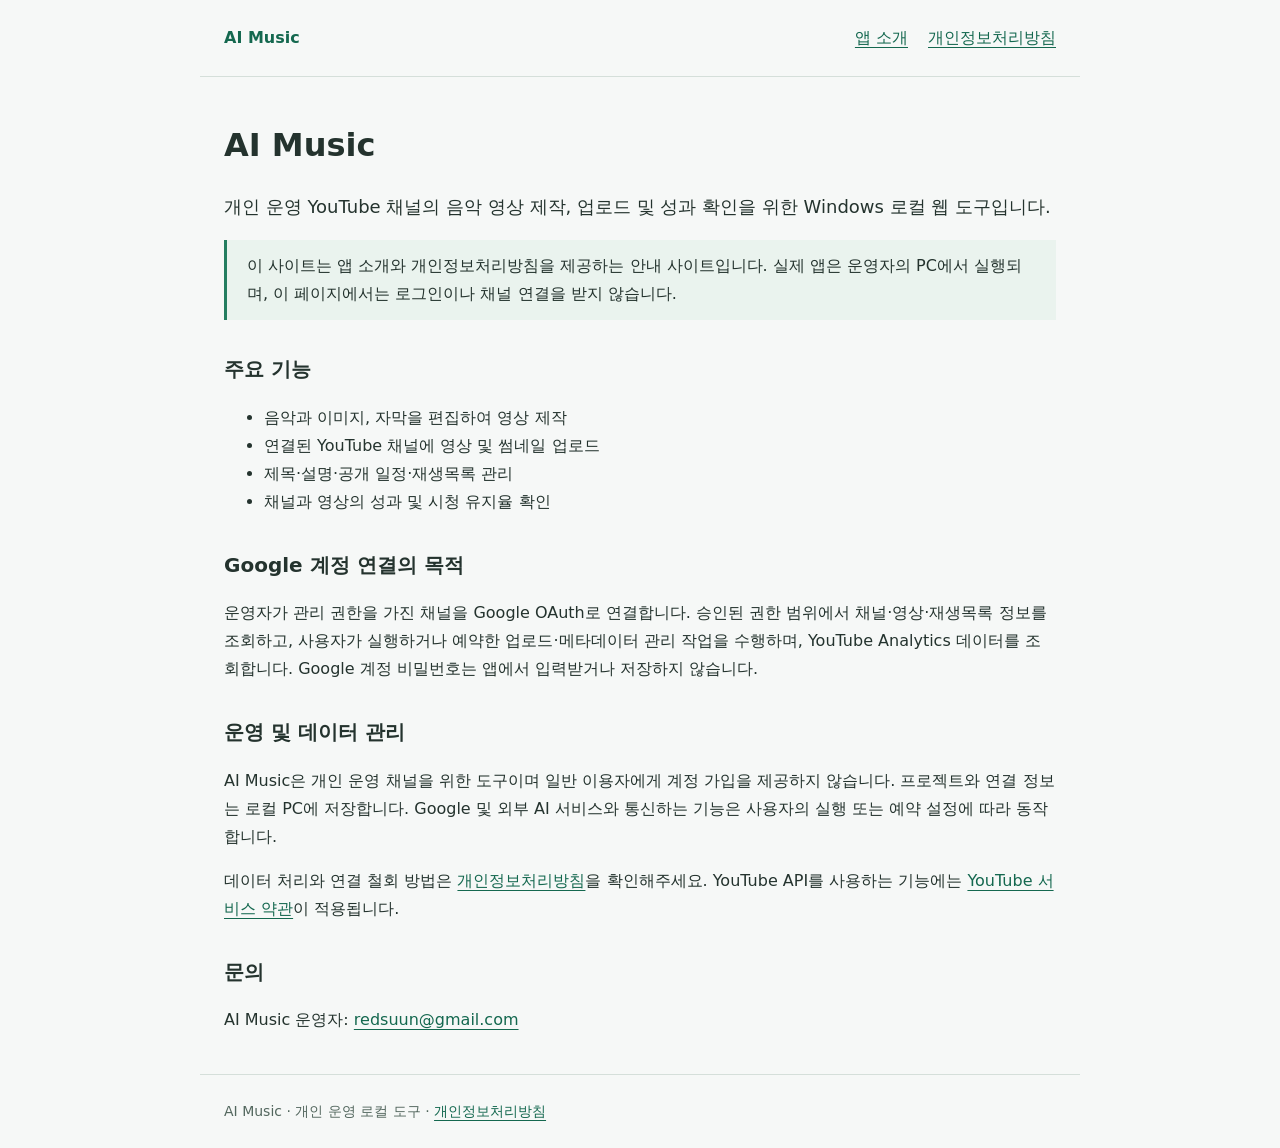
<file: index.html>
<!doctype html>
<html lang="ko">
<head><meta charset="utf-8"><meta name="viewport" content="width=device-width, initial-scale=1"><title>AI Music | 앱 소개</title><meta name="description" content="개인 운영 YouTube 채널을 위한 로컬 음악 영상 제작 및 업로드 관리 도구 AI Music 소개"><link rel="stylesheet" href="style.css"></head>
<body>
<header><a class="brand" href="index.html">AI Music</a><nav aria-label="사이트 메뉴"><a href="index.html" aria-current="page">앱 소개</a><a href="privacy.html">개인정보처리방침</a></nav></header>
<main>
<h1>AI Music</h1>
<p class="lead">개인 운영 YouTube 채널의 음악 영상 제작, 업로드 및 성과 확인을 위한 Windows 로컬 웹 도구입니다.</p>
<p class="note">이 사이트는 앱 소개와 개인정보처리방침을 제공하는 안내 사이트입니다. 실제 앱은 운영자의 PC에서 실행되며, 이 페이지에서는 로그인이나 채널 연결을 받지 않습니다.</p>
<h2>주요 기능</h2>
<ul><li>음악과 이미지, 자막을 편집하여 영상 제작</li><li>연결된 YouTube 채널에 영상 및 썸네일 업로드</li><li>제목·설명·공개 일정·재생목록 관리</li><li>채널과 영상의 성과 및 시청 유지율 확인</li></ul>
<h2>Google 계정 연결의 목적</h2>
<p>운영자가 관리 권한을 가진 채널을 Google OAuth로 연결합니다. 승인된 권한 범위에서 채널·영상·재생목록 정보를 조회하고, 사용자가 실행하거나 예약한 업로드·메타데이터 관리 작업을 수행하며, YouTube Analytics 데이터를 조회합니다. Google 계정 비밀번호는 앱에서 입력받거나 저장하지 않습니다.</p>
<h2>운영 및 데이터 관리</h2>
<p>AI Music은 개인 운영 채널을 위한 도구이며 일반 이용자에게 계정 가입을 제공하지 않습니다. 프로젝트와 연결 정보는 로컬 PC에 저장합니다. Google 및 외부 AI 서비스와 통신하는 기능은 사용자의 실행 또는 예약 설정에 따라 동작합니다.</p>
<p>데이터 처리와 연결 철회 방법은 <a href="privacy.html">개인정보처리방침</a>을 확인해주세요. YouTube API를 사용하는 기능에는 <a href="https://www.youtube.com/t/terms">YouTube 서비스 약관</a>이 적용됩니다.</p>
<h2>문의</h2><p>AI Music 운영자: <a href="mailto:redsuun@gmail.com">redsuun@gmail.com</a></p>
</main><footer>AI Music · 개인 운영 로컬 도구 · <a href="privacy.html">개인정보처리방침</a></footer>
</body></html>
</file>
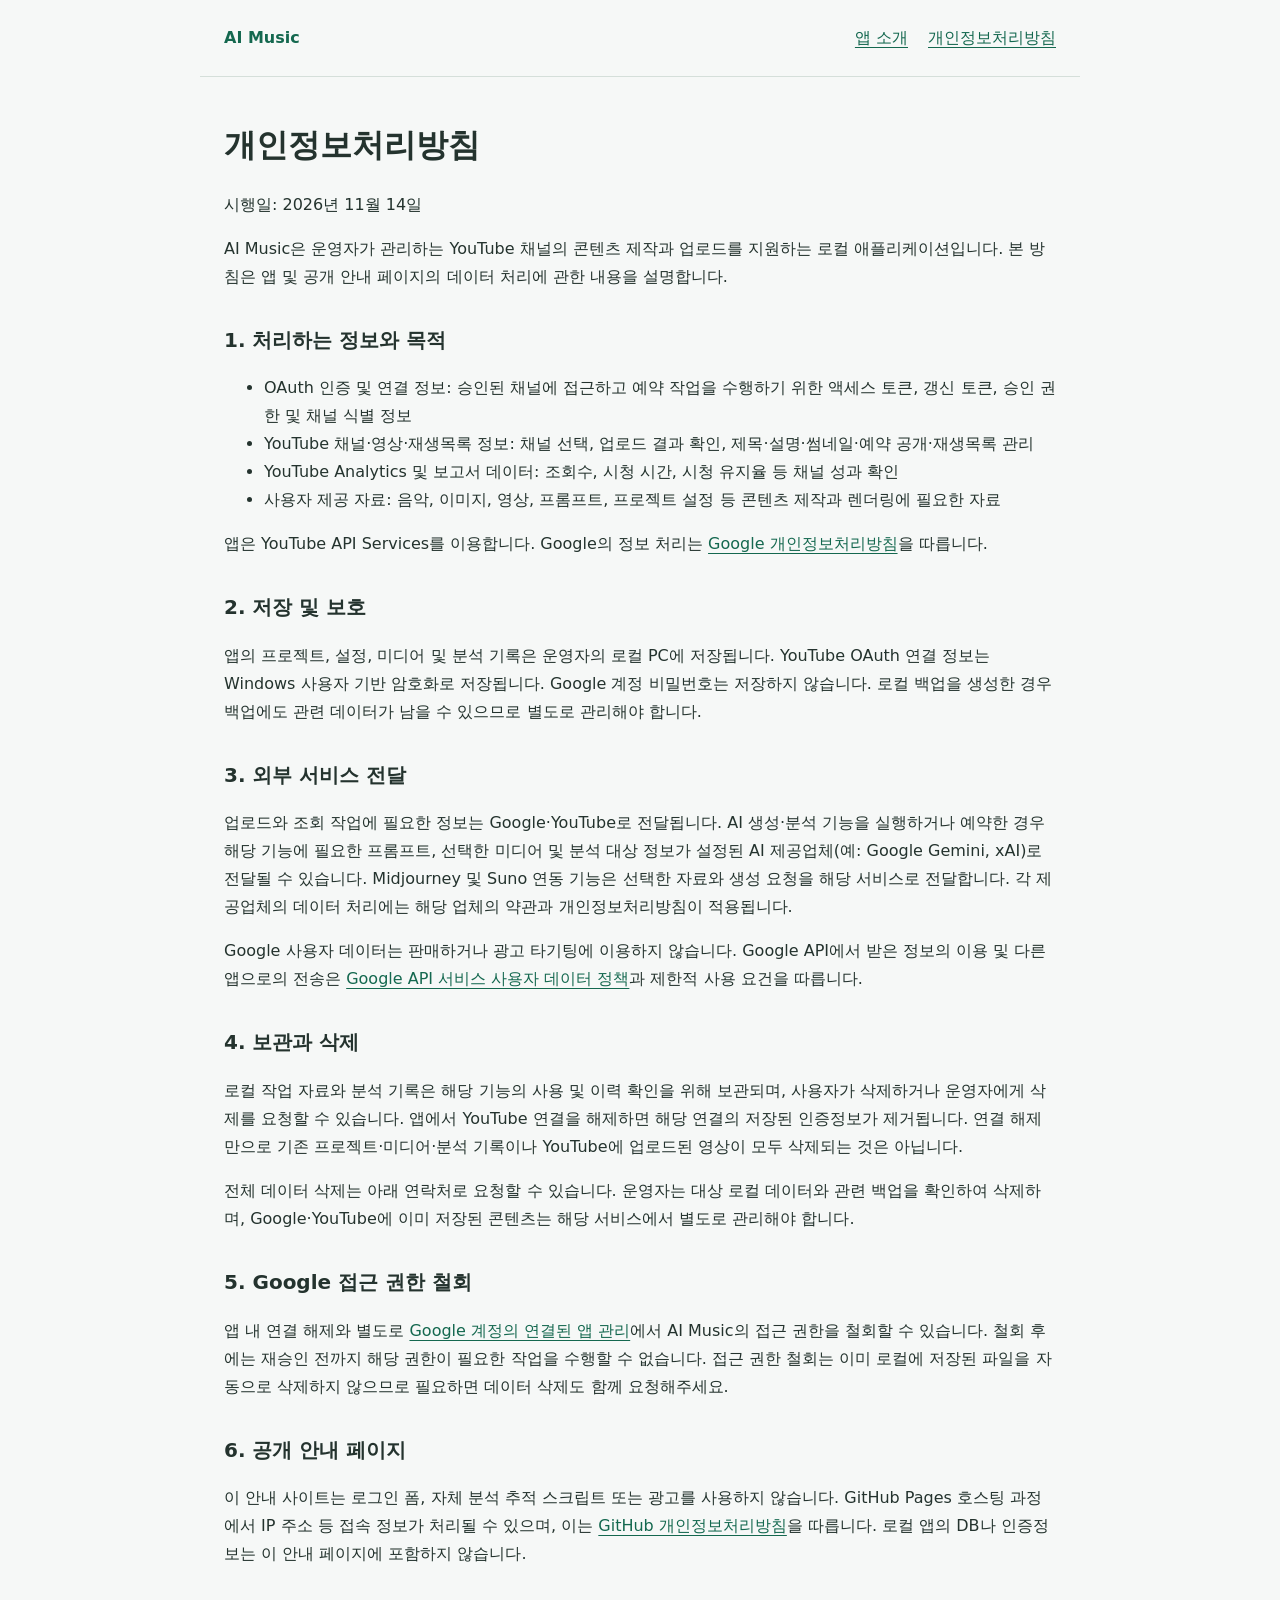
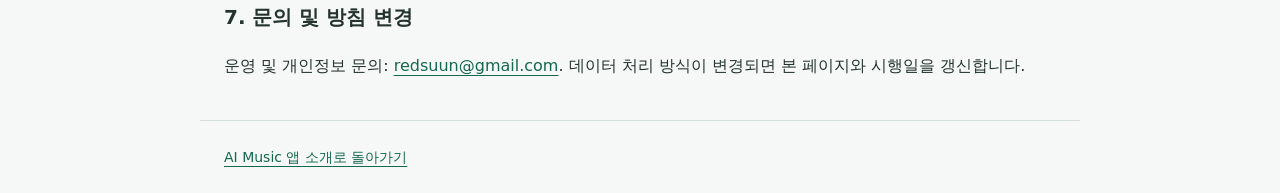
<file: privacy.html>
<!doctype html>
<html lang="ko">
<head><meta charset="utf-8"><meta name="viewport" content="width=device-width, initial-scale=1"><title>개인정보처리방침 | AI Music</title><link rel="stylesheet" href="style.css"></head>
<body>
<header><a class="brand" href="index.html">AI Music</a><nav aria-label="사이트 메뉴"><a href="index.html">앱 소개</a><a href="privacy.html" aria-current="page">개인정보처리방침</a></nav></header>
<main>
<h1>개인정보처리방침</h1><p>시행일: 2026년 11월 14일</p>
<p>AI Music은 운영자가 관리하는 YouTube 채널의 콘텐츠 제작과 업로드를 지원하는 로컬 애플리케이션입니다. 본 방침은 앱 및 공개 안내 페이지의 데이터 처리에 관한 내용을 설명합니다.</p>
<h2>1. 처리하는 정보와 목적</h2>
<ul><li>OAuth 인증 및 연결 정보: 승인된 채널에 접근하고 예약 작업을 수행하기 위한 액세스 토큰, 갱신 토큰, 승인 권한 및 채널 식별 정보</li><li>YouTube 채널·영상·재생목록 정보: 채널 선택, 업로드 결과 확인, 제목·설명·썸네일·예약 공개·재생목록 관리</li><li>YouTube Analytics 및 보고서 데이터: 조회수, 시청 시간, 시청 유지율 등 채널 성과 확인</li><li>사용자 제공 자료: 음악, 이미지, 영상, 프롬프트, 프로젝트 설정 등 콘텐츠 제작과 렌더링에 필요한 자료</li></ul>
<p>앱은 YouTube API Services를 이용합니다. Google의 정보 처리는 <a href="https://policies.google.com/privacy">Google 개인정보처리방침</a>을 따릅니다.</p>
<h2>2. 저장 및 보호</h2>
<p>앱의 프로젝트, 설정, 미디어 및 분석 기록은 운영자의 로컬 PC에 저장됩니다. YouTube OAuth 연결 정보는 Windows 사용자 기반 암호화로 저장됩니다. Google 계정 비밀번호는 저장하지 않습니다. 로컬 백업을 생성한 경우 백업에도 관련 데이터가 남을 수 있으므로 별도로 관리해야 합니다.</p>
<h2>3. 외부 서비스 전달</h2>
<p>업로드와 조회 작업에 필요한 정보는 Google·YouTube로 전달됩니다. AI 생성·분석 기능을 실행하거나 예약한 경우 해당 기능에 필요한 프롬프트, 선택한 미디어 및 분석 대상 정보가 설정된 AI 제공업체(예: Google Gemini, xAI)로 전달될 수 있습니다. Midjourney 및 Suno 연동 기능은 선택한 자료와 생성 요청을 해당 서비스로 전달합니다. 각 제공업체의 데이터 처리에는 해당 업체의 약관과 개인정보처리방침이 적용됩니다.</p>
<p>Google 사용자 데이터는 판매하거나 광고 타기팅에 이용하지 않습니다. Google API에서 받은 정보의 이용 및 다른 앱으로의 전송은 <a href="https://developers.google.com/terms/api-services-user-data-policy">Google API 서비스 사용자 데이터 정책</a>과 제한적 사용 요건을 따릅니다.</p>
<h2>4. 보관과 삭제</h2>
<p>로컬 작업 자료와 분석 기록은 해당 기능의 사용 및 이력 확인을 위해 보관되며, 사용자가 삭제하거나 운영자에게 삭제를 요청할 수 있습니다. 앱에서 YouTube 연결을 해제하면 해당 연결의 저장된 인증정보가 제거됩니다. 연결 해제만으로 기존 프로젝트·미디어·분석 기록이나 YouTube에 업로드된 영상이 모두 삭제되는 것은 아닙니다.</p>
<p>전체 데이터 삭제는 아래 연락처로 요청할 수 있습니다. 운영자는 대상 로컬 데이터와 관련 백업을 확인하여 삭제하며, Google·YouTube에 이미 저장된 콘텐츠는 해당 서비스에서 별도로 관리해야 합니다.</p>
<h2>5. Google 접근 권한 철회</h2>
<p>앱 내 연결 해제와 별도로 <a href="https://security.google.com/settings/security/permissions">Google 계정의 연결된 앱 관리</a>에서 AI Music의 접근 권한을 철회할 수 있습니다. 철회 후에는 재승인 전까지 해당 권한이 필요한 작업을 수행할 수 없습니다. 접근 권한 철회는 이미 로컬에 저장된 파일을 자동으로 삭제하지 않으므로 필요하면 데이터 삭제도 함께 요청해주세요.</p>
<h2>6. 공개 안내 페이지</h2>
<p>이 안내 사이트는 로그인 폼, 자체 분석 추적 스크립트 또는 광고를 사용하지 않습니다. GitHub Pages 호스팅 과정에서 IP 주소 등 접속 정보가 처리될 수 있으며, 이는 <a href="https://docs.github.com/en/site-policy/privacy-policies/github-general-privacy-statement">GitHub 개인정보처리방침</a>을 따릅니다. 로컬 앱의 DB나 인증정보는 이 안내 페이지에 포함하지 않습니다.</p>
<h2>7. 문의 및 방침 변경</h2>
<p>운영 및 개인정보 문의: <a href="mailto:redsuun@gmail.com">redsuun@gmail.com</a>. 데이터 처리 방식이 변경되면 본 페이지와 시행일을 갱신합니다.</p>
</main><footer><a href="index.html">AI Music 앱 소개로 돌아가기</a></footer>
</body></html>
</file>
<file: style.css>
:root { color-scheme: light; font-family: system-ui, sans-serif; color: #24332e; background: #f6f8f7; line-height: 1.75; }
* { box-sizing: border-box; }
body { margin: 0; }
header, main, footer { max-width: 880px; margin: auto; padding: 24px; }
header { display: flex; flex-wrap: wrap; justify-content: space-between; gap: 16px; border-bottom: 1px solid #d5dfda; }
nav { display: flex; flex-wrap: wrap; gap: 20px; }
a { color: #14684f; text-underline-offset: 4px; overflow-wrap: anywhere; }
.brand { font-weight: 750; text-decoration: none; }
h1 { font-size: 32px; line-height: 1.3; margin: 24px 0; }
h2 { font-size: 20px; margin-top: 32px; }
p, li { overflow-wrap: anywhere; }
.lead { font-size: 18px; }
.note { border-left: 3px solid #247e60; padding: 12px 20px; background: #eaf3ee; }
footer { border-top: 1px solid #d5dfda; color: #53675e; font-size: 14px; }
@media (max-width: 480px) { header, main, footer { padding: 20px; } h1 { font-size: 28px; } }
</file>
